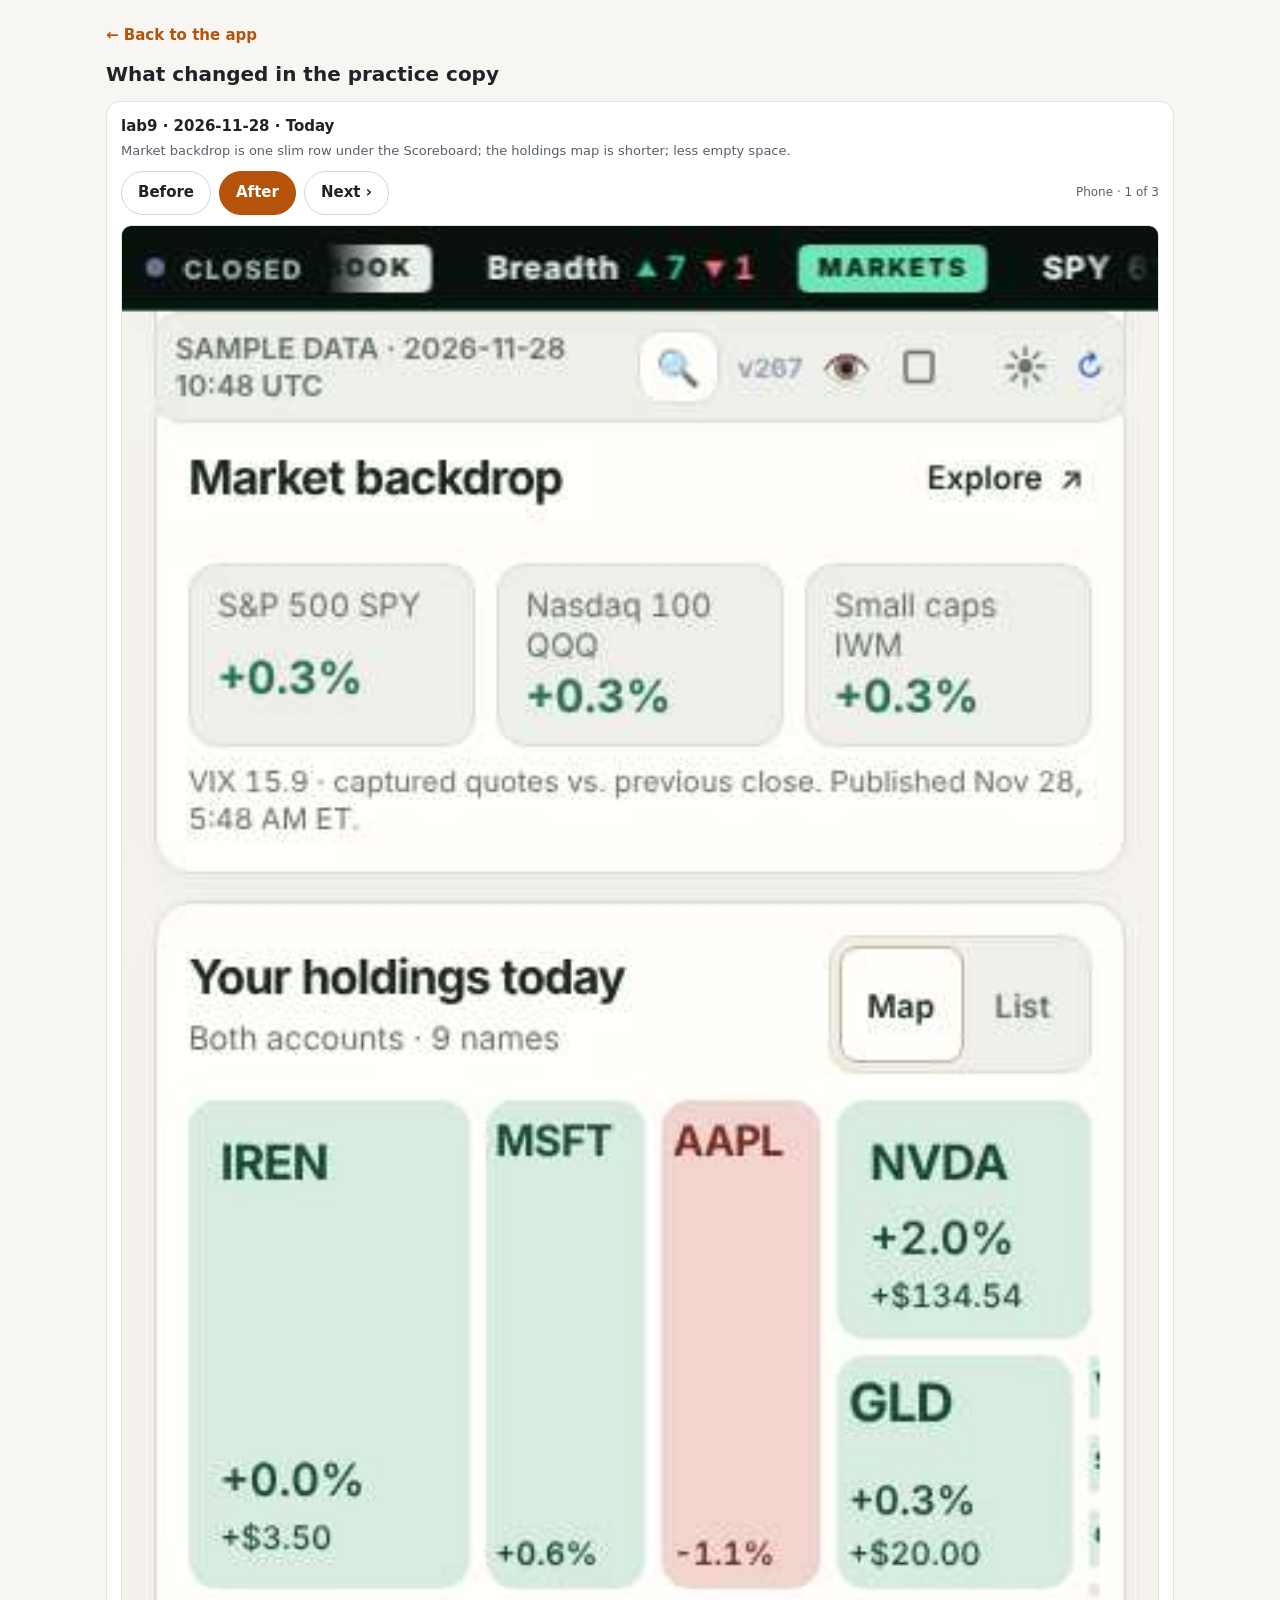
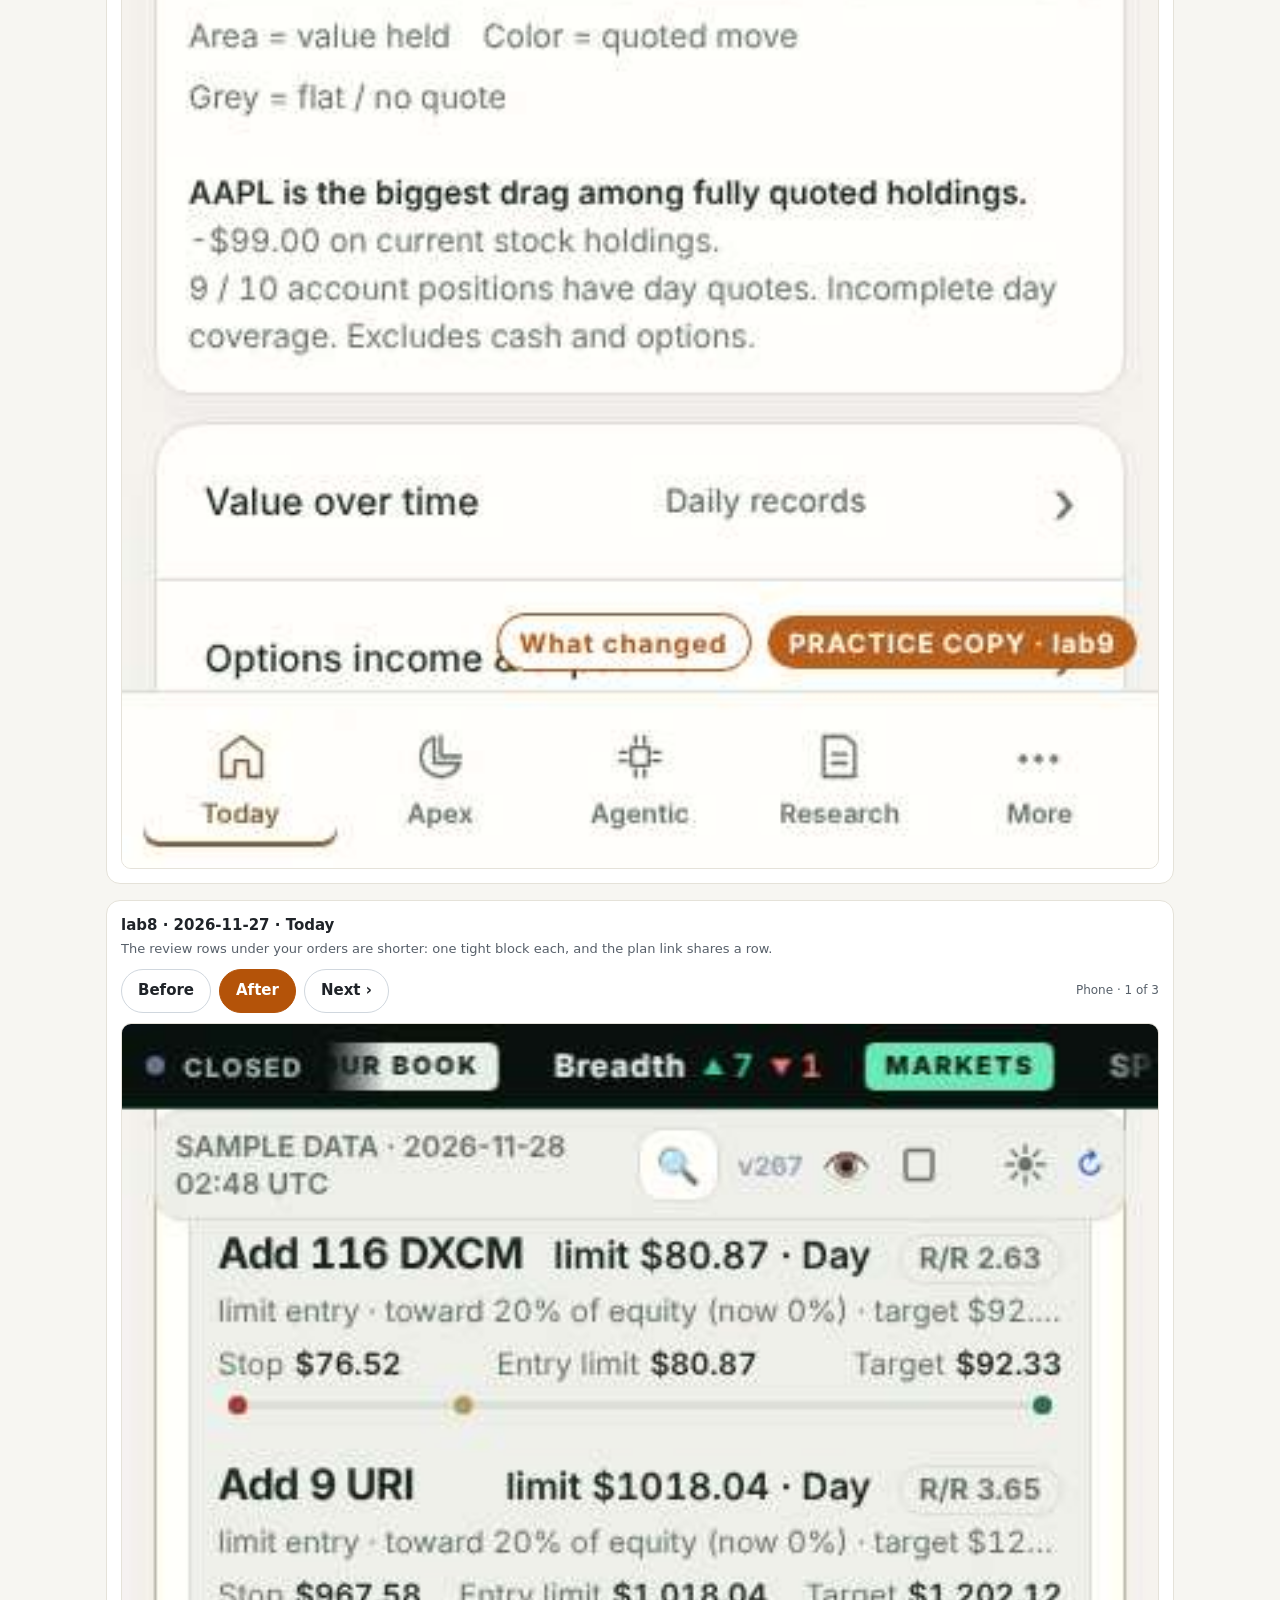
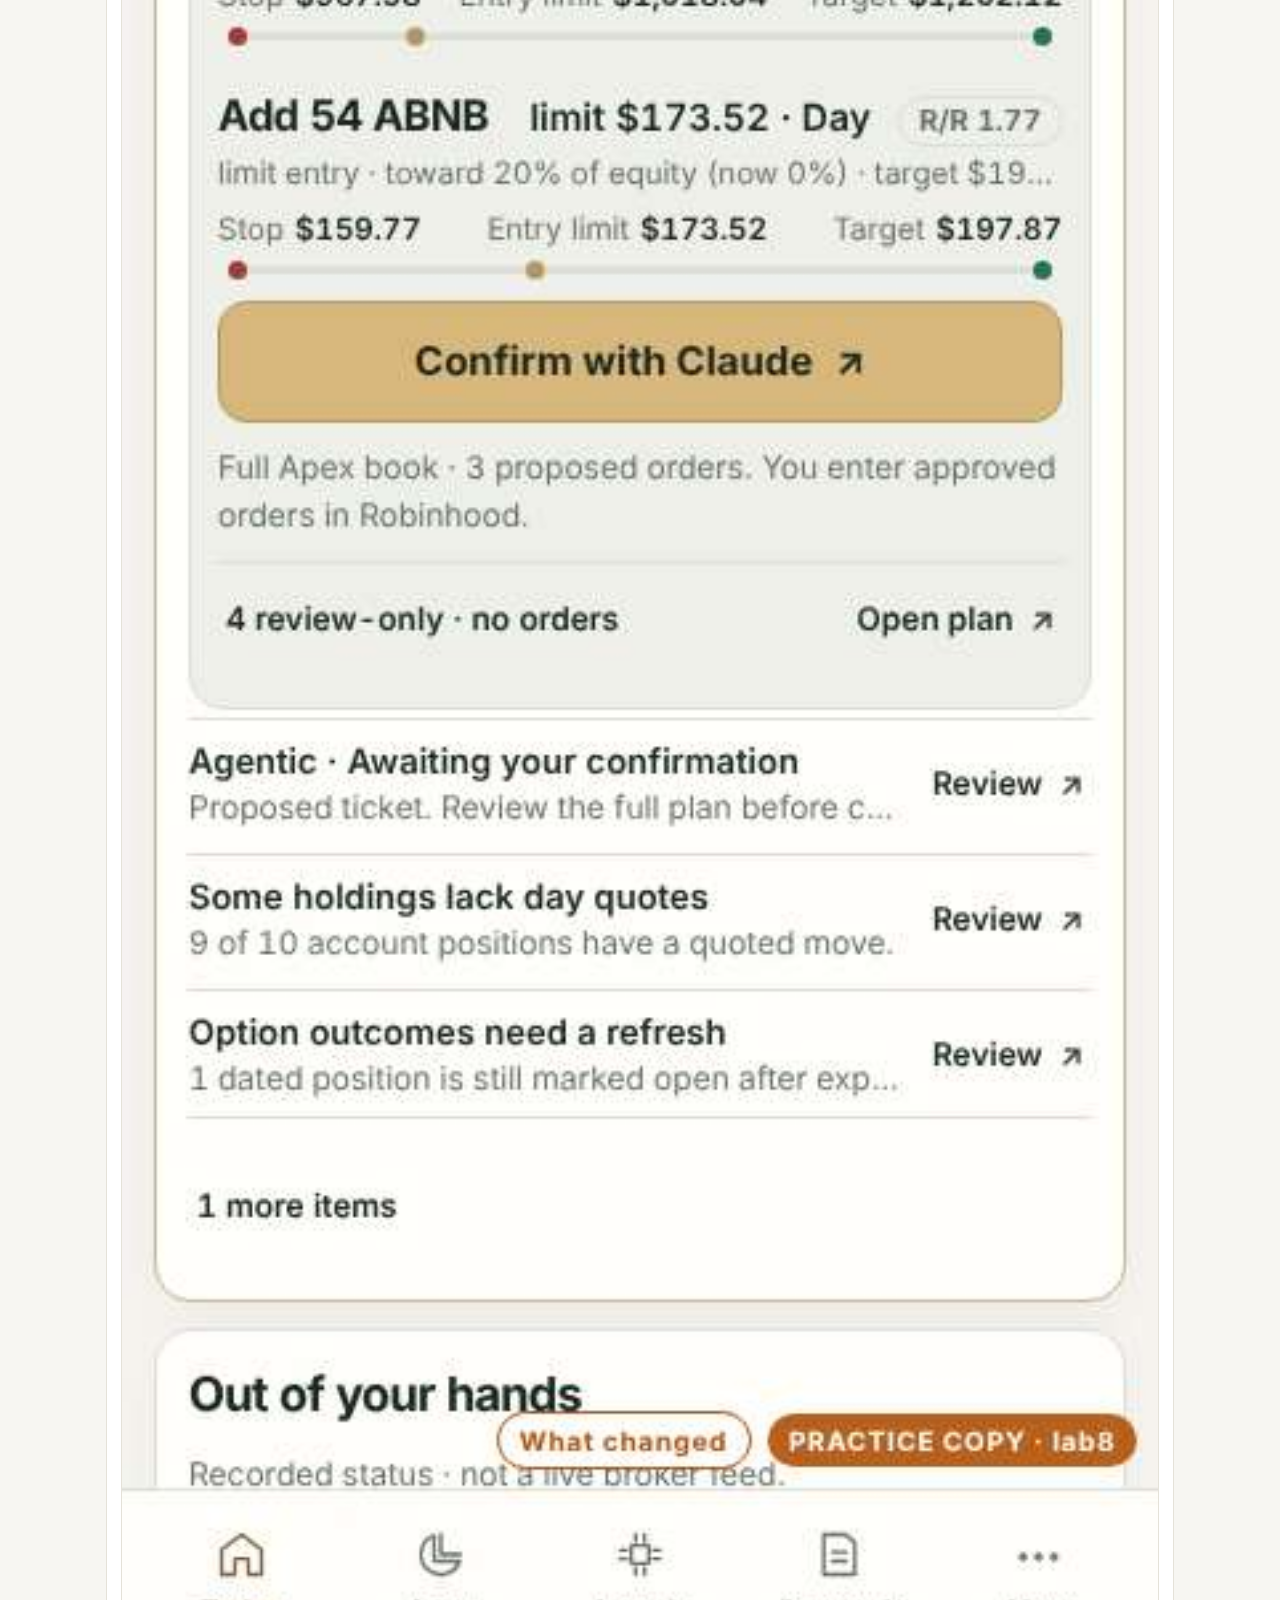
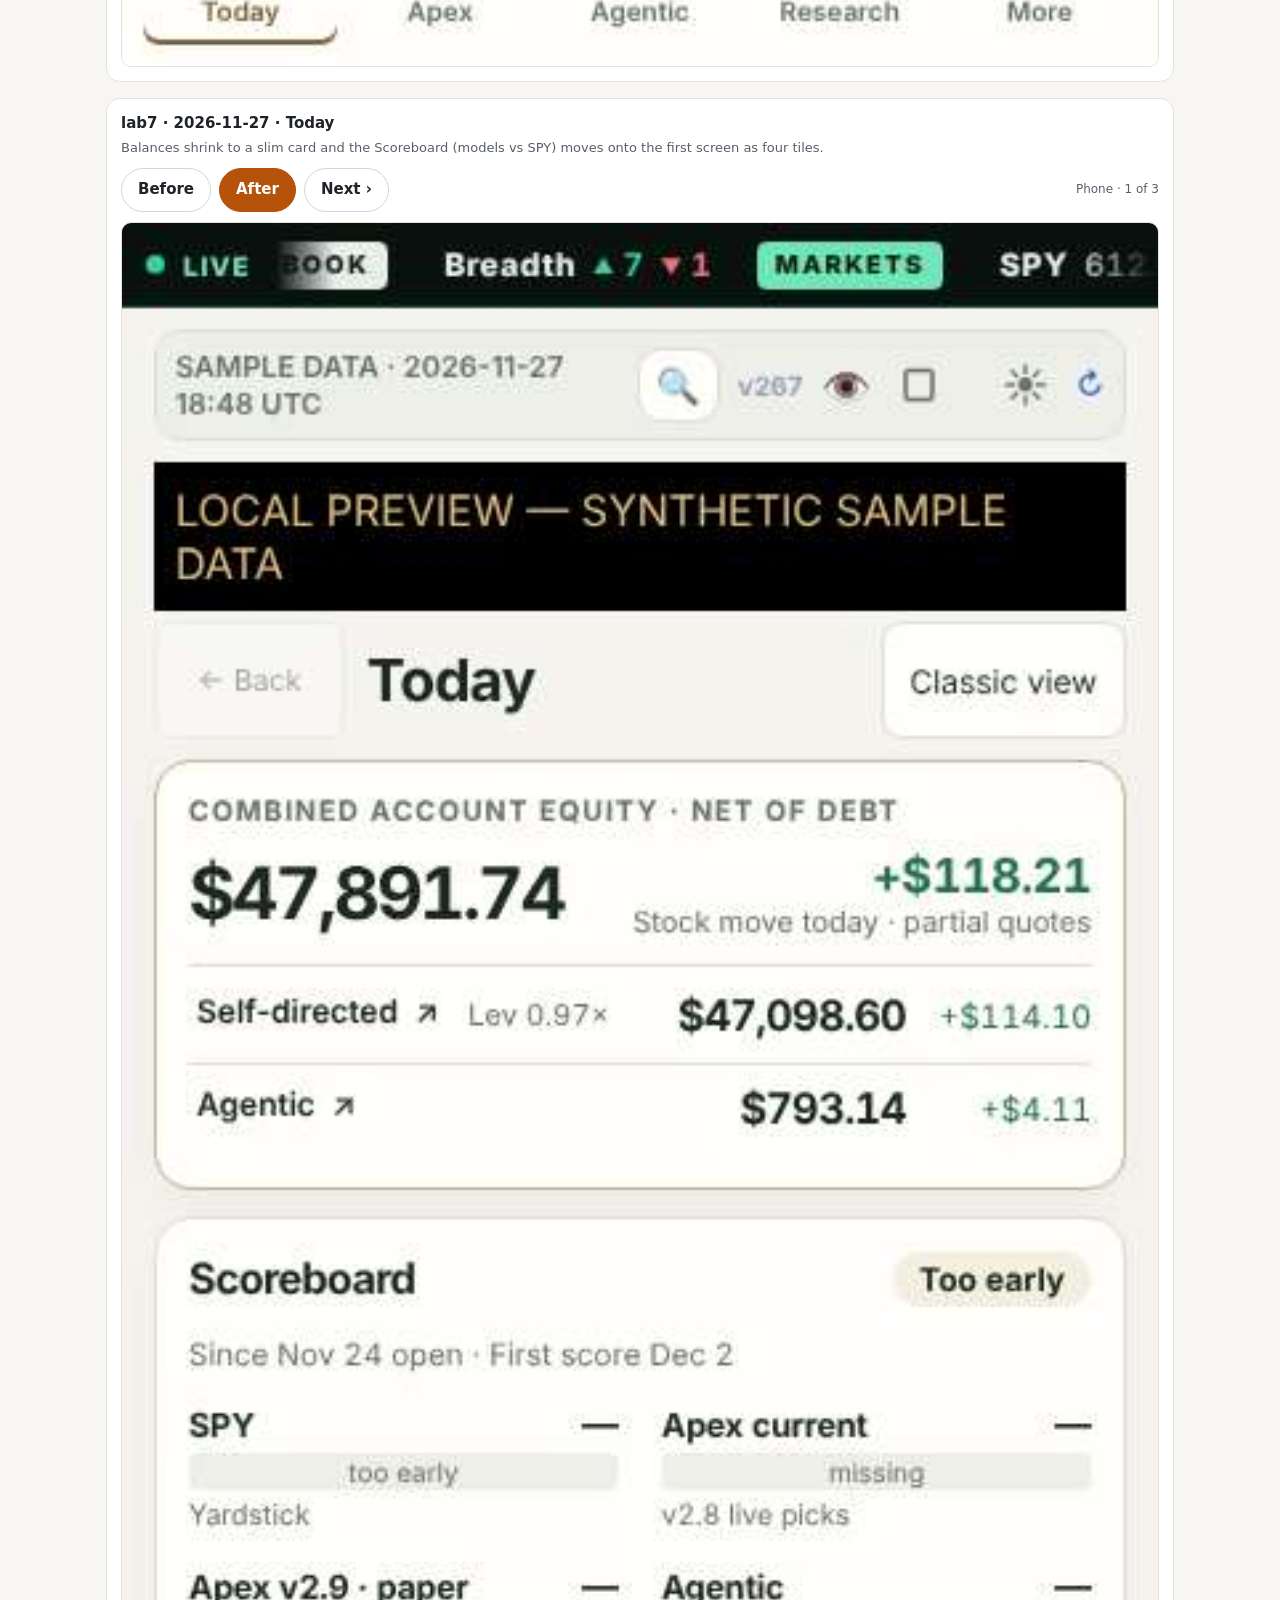
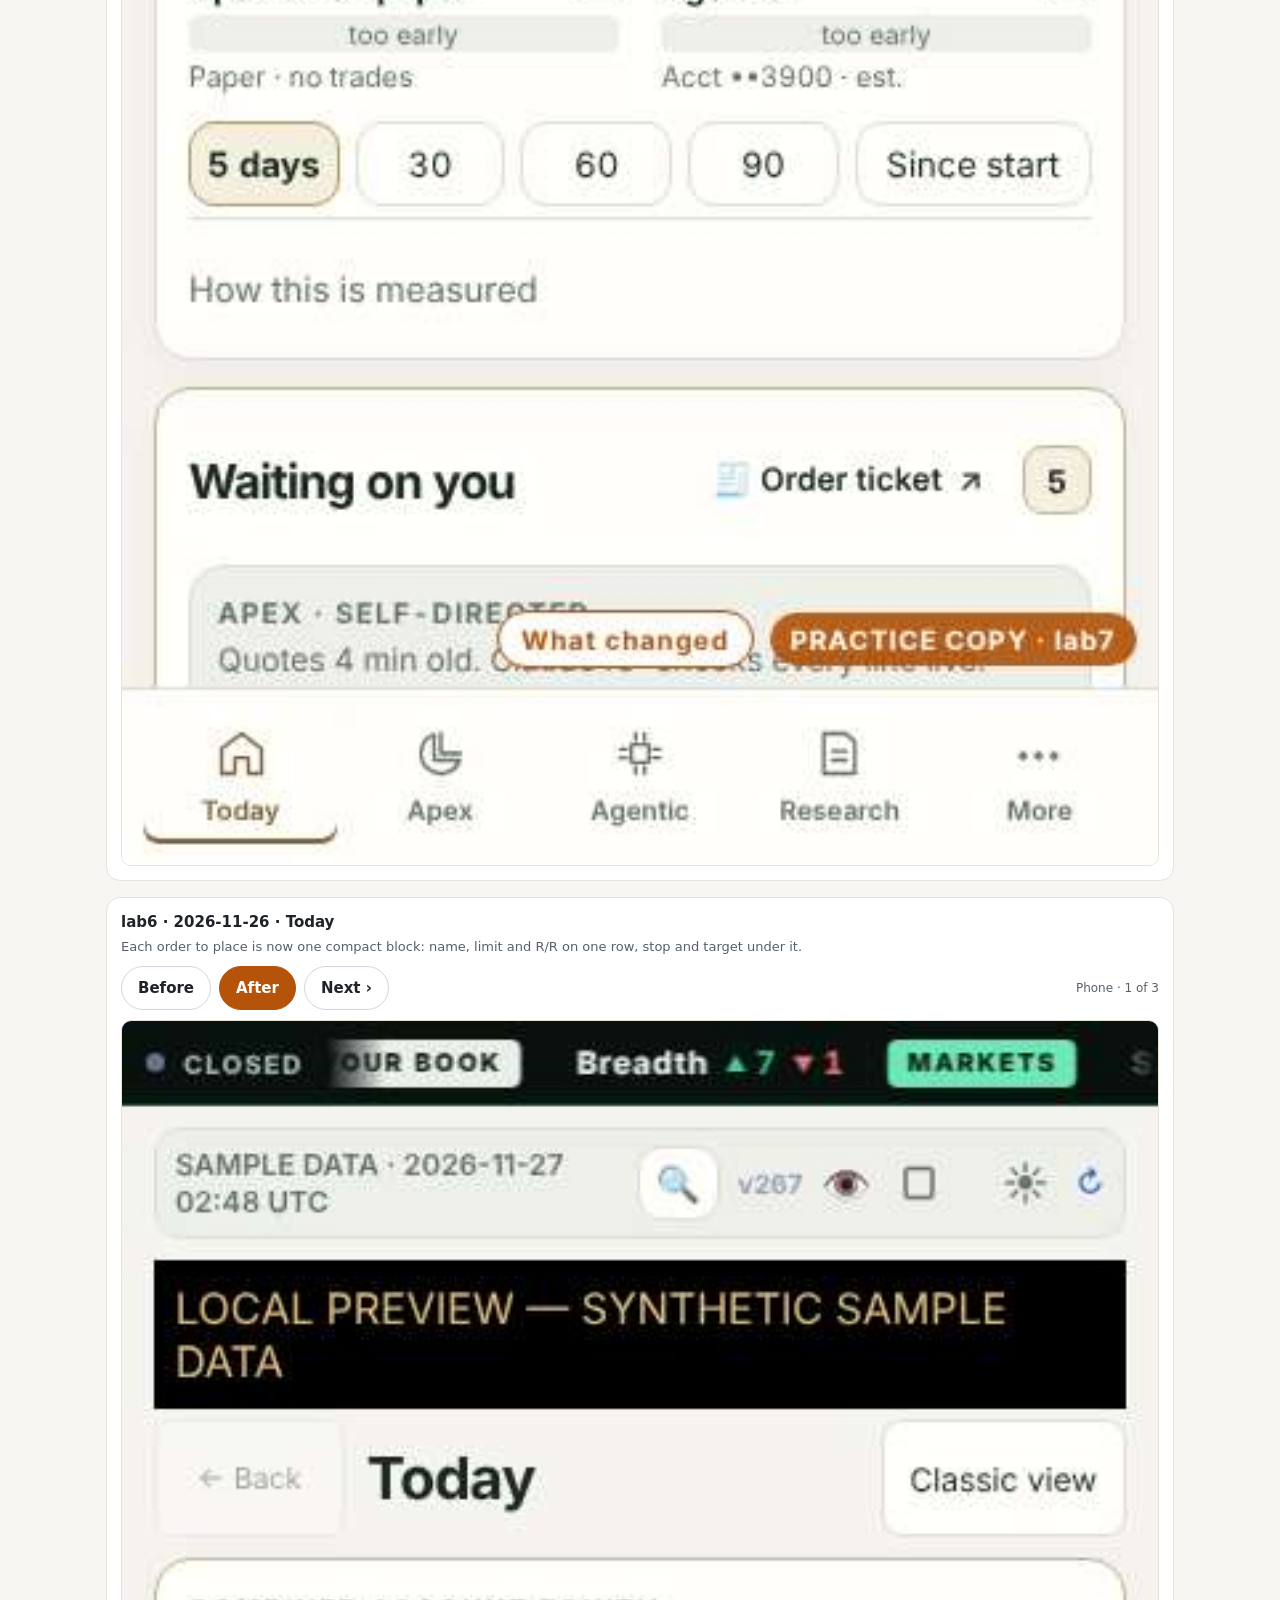
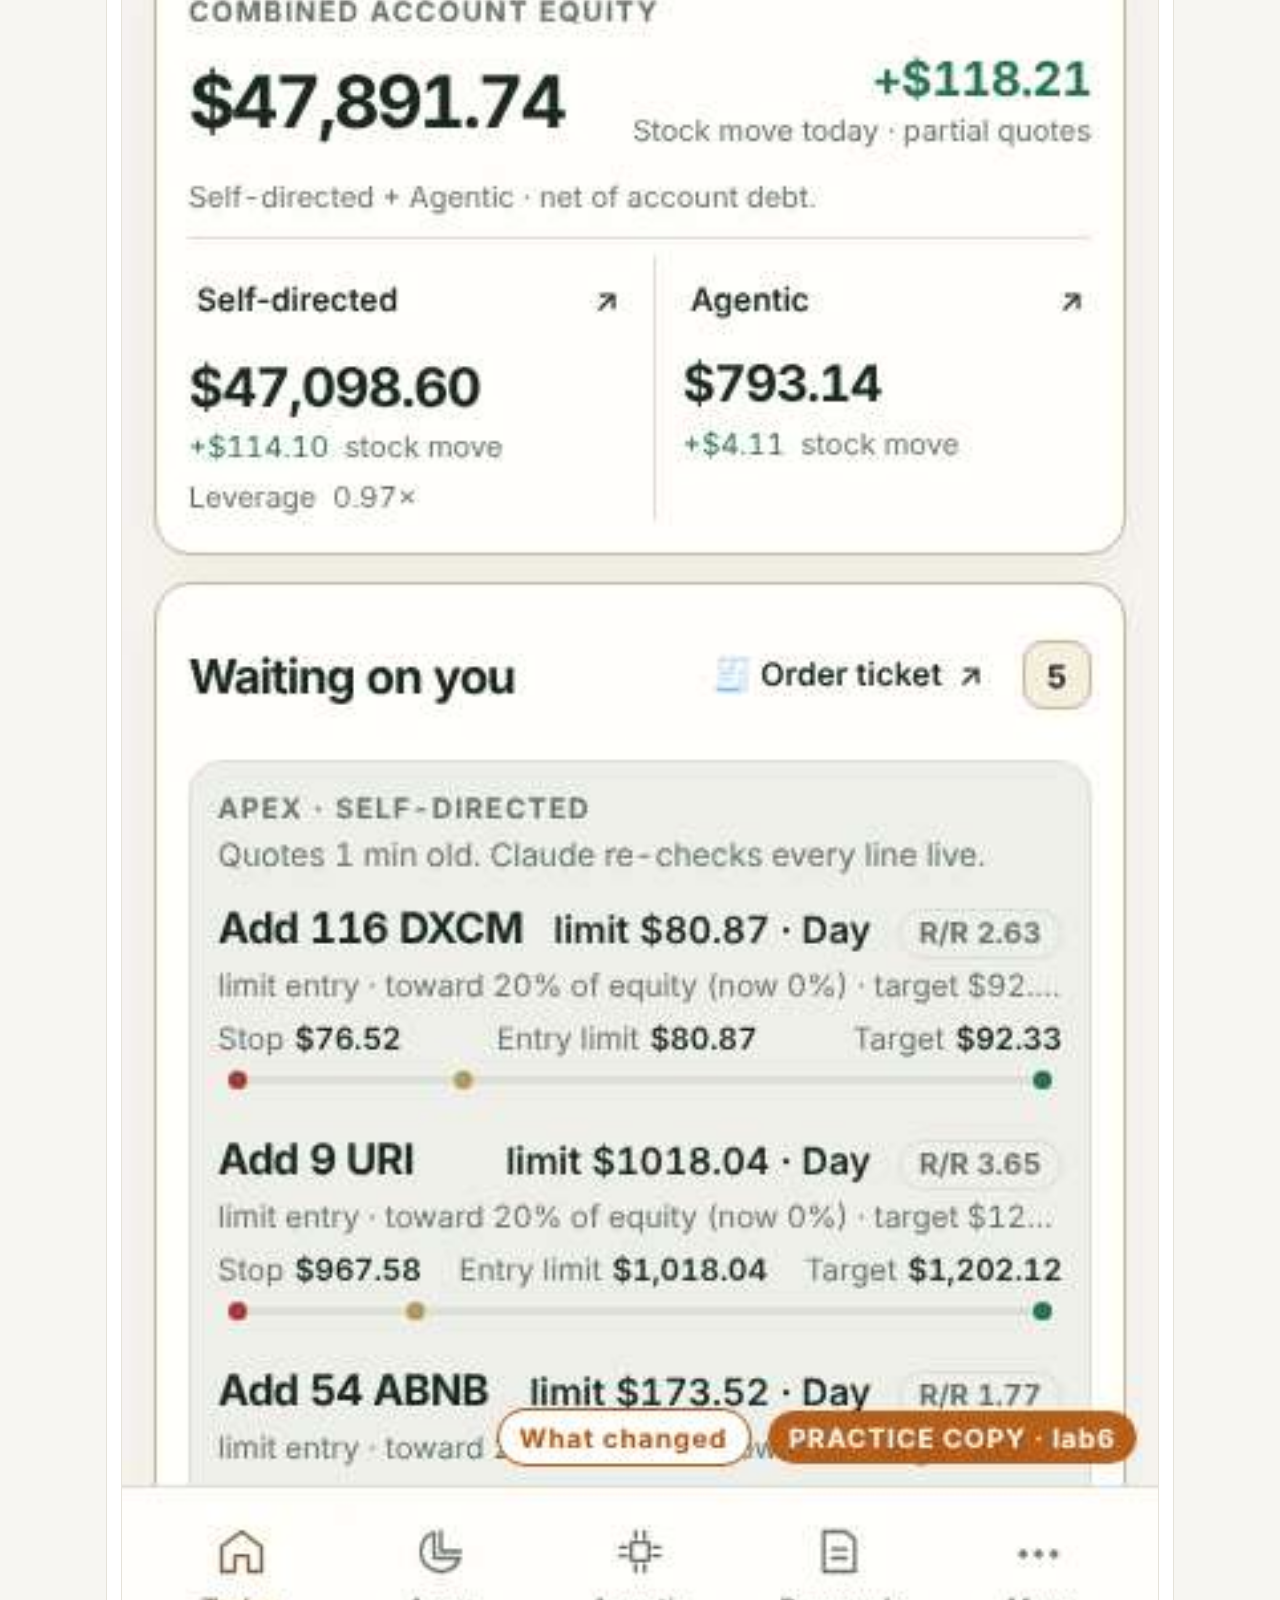
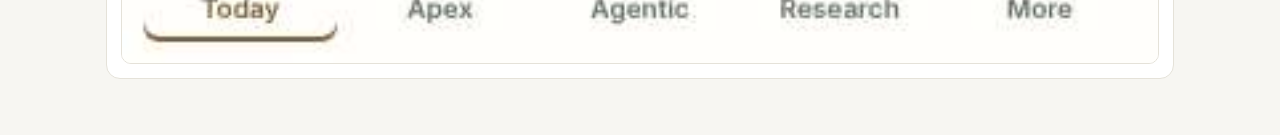
<file: lab/changes.html>
<!doctype html>
<html lang="en"><head><meta charset="utf-8"><meta name="viewport" content="width=device-width,initial-scale=1">
<title>Portfolio LAB — what changed</title>
<style>
*{box-sizing:border-box}html,body{margin:0;background:#f7f6f2;color:#1f2328;font:15px/1.45 system-ui,-apple-system,"Segoe UI",sans-serif}
main{max-width:1100px;margin:0 auto;padding:14px 16px 40px}
a.back{display:inline-flex;align-items:center;min-height:44px;color:#b45309;font-weight:700;text-decoration:none}
h1{font-size:20px;margin:2px 0 12px}
.run{background:#fff;border:1px solid #e5e2d9;border-radius:14px;padding:14px;margin-bottom:16px}
.run h2{font-size:15px;margin:0 0 4px}.run p{margin:0 0 10px;color:#57606a;font-size:13px}
.bar{display:flex;gap:8px;align-items:center;flex-wrap:wrap;margin-bottom:10px}
.bar button{min-height:44px;padding:0 16px;border-radius:999px;border:1px solid #d0d7de;background:#fff;font:inherit;font-weight:700;cursor:pointer;color:inherit}
.bar button[aria-pressed="true"]{background:#b45309;border-color:#b45309;color:#fff}
.bar span{font-size:12px;color:#57606a;margin-left:auto}
.run img{display:block;width:100%;height:auto;border:1px solid #e5e2d9;border-radius:10px}
@media (prefers-color-scheme:dark){html,body{background:#111;color:#eee}.run{background:#1a1a1a;border-color:#333}.bar button{background:#1a1a1a;border-color:#444}.run p,.bar span{color:#aaa}.run img{border-color:#333}}
</style></head><body><main>
<a class="back" href="index.html">← Back to the app</a>
<h1>What changed in the practice copy</h1>
<div id="runs"></div>
</main>
<script>
/* Newest run first. Each run: build, date, page, the one-line changelog text, and its before/after pairs. */
var RUNS=[
 {n:9,date:"2026-11-28",page:"Today",text:"Market backdrop is one slim row under the Scoreboard; the holdings map is shorter; less empty space.",
  pairs:[["Phone","lab9-today-390"],["Duo open","lab9-today-960"],["PC","lab9-today-1440"]]},
 {n:8,date:"2026-11-27",page:"Today",text:"The review rows under your orders are shorter: one tight block each, and the plan link shares a row.",
  pairs:[["Phone","lab8-today-390"],["Duo open","lab8-today-960"],["PC","lab8-today-1440"]]},
 {n:7,date:"2026-11-27",page:"Today",text:"Balances shrink to a slim card and the Scoreboard (models vs SPY) moves onto the first screen as four tiles.",
  pairs:[["Phone","lab7-today-390"],["Duo open","lab7-today-960"],["PC","lab7-today-1440"]]},
 {n:6,date:"2026-11-26",page:"Today",text:"Each order to place is now one compact block: name, limit and R/R on one row, stop and target under it.",
  pairs:[["Phone","lab6-today-390"],["Duo open","lab6-today-960"],["PC","lab6-today-1440"]]}
];
var host=document.getElementById('runs');
RUNS.forEach(function(r){
  var el=document.createElement('section');el.className='run';var i=0,side='after';
  el.innerHTML='<h2>lab'+r.n+' · '+r.date+' · '+r.page+'</h2><p></p><div class="bar"><button type="button" data-s="before">Before</button><button type="button" data-s="after">After</button><button type="button" data-next>Next ›</button><span></span></div><img alt="">';
  el.querySelector('p').textContent=r.text;
  var img=el.querySelector('img'),lab=el.querySelector('.bar span');
  function draw(){var p=r.pairs[i];img.src='shots/'+p[1]+'-'+side+'.jpg';img.alt=r.page+' '+p[0]+' '+side;lab.textContent=p[0]+' · '+(i+1)+' of '+r.pairs.length;
    el.querySelectorAll('[data-s]').forEach(function(b){b.setAttribute('aria-pressed',String(b.dataset.s===side));});}
  el.addEventListener('click',function(e){var b=e.target.closest('button');if(!b)return;if(b.dataset.s)side=b.dataset.s;else{i=(i+1)%r.pairs.length;}draw();});
  draw();host.appendChild(el);
});
</script></body></html>
</file>
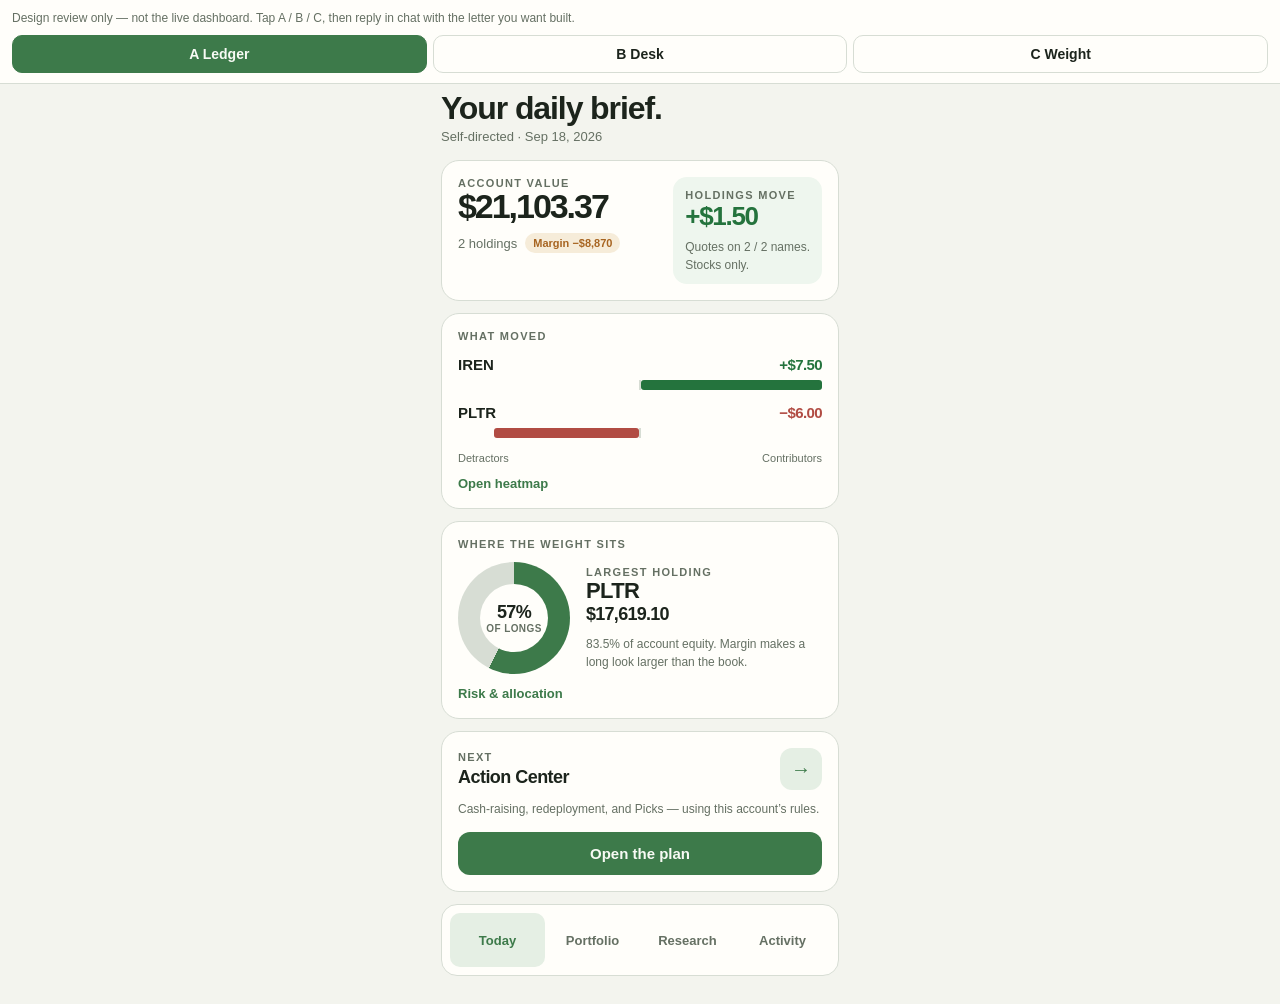
<file: mockups/today.html>
<!doctype html>
<html lang="en">
<head>
<meta charset="utf-8">
<meta name="viewport" content="width=device-width, initial-scale=1, viewport-fit=cover">
<title>Today tab — pick A, B, or C</title>
<style>
:root{--ground:#f3f4ee;--panel:#fffefa;--ink:#1c241c;--muted:#657063;--rule:#d7ddd4;--accent:#3d7a4a;--accent-soft:#e5efe4;--good:#24733d;--bad:#b14c43;--warn:#a76420;--warn-soft:#f6ecd9;--font:-apple-system,BlinkMacSystemFont,"Segoe UI",sans-serif}
*{box-sizing:border-box}
html,body{margin:0;background:var(--ground);color:var(--ink);font-family:var(--font);-webkit-font-smoothing:antialiased}
.chooser{position:sticky;top:0;z-index:20;background:var(--panel);border-bottom:1px solid var(--rule);padding:10px 12px calc(10px + env(safe-area-inset-top))}
.chooser p{margin:0 0 8px;font-size:12px;color:var(--muted);line-height:1.4}
.seg{display:flex;gap:6px}
.seg button{flex:1;border:1px solid var(--rule);background:var(--panel);color:var(--ink);border-radius:10px;padding:10px 8px;font:inherit;font-size:14px;font-weight:650}
.seg button.on{background:var(--accent);color:#f7faf4;border-color:var(--accent)}
.phone{max-width:430px;margin:0 auto;padding:0 16px 28px}
h1{margin:8px 0 4px;font-size:32px;font-weight:620;letter-spacing:-1.1px;line-height:1.05}
.lede{color:var(--muted);font-size:13px;margin:0 0 16px}
.card{background:var(--panel);border:1px solid var(--rule);border-radius:18px;padding:16px;margin-bottom:12px}
.kicker{font-size:11px;letter-spacing:.12em;text-transform:uppercase;color:var(--muted);font-weight:600}
.money{font-variant-numeric:tabular-nums;letter-spacing:-.04em}
.up{color:var(--good)}.down{color:var(--bad)}
.tabbar{display:flex;height:72px;background:var(--panel);border:1px solid var(--rule);border-radius:16px;padding:8px;margin-top:8px}
.tabbar span{flex:1;display:grid;place-items:center;color:var(--muted);font-size:13px;font-weight:560;border-radius:10px}
.tabbar span.on{background:var(--accent-soft);color:var(--accent)}
.link{display:inline-block;color:var(--accent);font-size:13px;font-weight:600;margin-top:12px}
.cta{display:block;width:100%;text-align:center;background:var(--accent);color:#f7faf4;border:0;border-radius:12px;padding:13px 16px;font:inherit;font-size:15px;font-weight:620;margin-top:14px}
.chip{display:inline-flex;align-items:center;padding:4px 8px;border-radius:999px;background:var(--accent-soft);color:var(--accent);font-size:11px;font-weight:650}
.chip.warn{background:var(--warn-soft);color:var(--warn)}
.row{display:flex;justify-content:space-between;gap:12px;align-items:baseline;padding-top:12px;margin-top:12px;border-top:1px solid var(--rule);font-size:13px}
.note{font-size:12px;color:var(--muted);line-height:1.5;margin:10px 0 0}
.mover{margin:14px 0}
.mover-top{display:flex;justify-content:space-between;font-size:15px;font-weight:650;margin-bottom:7px}
.spine{display:grid;grid-template-columns:1fr 2px 1fr;height:10px}
.spine i{background:var(--rule)}
.half{display:flex}.half.l{justify-content:flex-end}
.bar{height:10px;border-radius:3px}.bar.pos{background:var(--good)}.bar.neg{background:var(--bad)}
.axis{display:flex;justify-content:space-between;font-size:11px;color:var(--muted);margin-top:8px}
.exposure{display:flex;gap:16px;align-items:center}
.ring{width:112px;height:112px;flex:0 0 112px;border-radius:50%;background:conic-gradient(var(--accent) 0 57.4%,var(--rule) 57.4%);display:grid;place-items:center;position:relative}
.ring::after{content:"";position:absolute;inset:22px;background:var(--panel);border-radius:50%}
.ring span{position:relative;z-index:1;text-align:center;font-weight:700;font-size:18px;letter-spacing:-.04em}
.ring small{display:block;font-size:10px;color:var(--muted);font-weight:600;letter-spacing:.04em;text-transform:uppercase}
.sym{font-size:22px;font-weight:680;letter-spacing:-.03em}
.legend{display:flex;flex-wrap:wrap;gap:10px 14px;font-size:12px;color:var(--muted)}
.sw{width:8px;height:8px;border-radius:99px;display:inline-block;margin-right:6px}
.hero-split{display:grid;grid-template-columns:1.15fr .85fr;gap:14px}
.hero-val{font-size:34px;font-weight:650;letter-spacing:-.06em;line-height:1.05}
.day-val{font-size:26px;font-weight:650;letter-spacing:-.05em}
.meta{display:flex;flex-wrap:wrap;gap:8px;align-items:center;margin:8px 0 4px;font-size:13px;color:var(--muted)}
.daybox{background:#eef6ee;border-radius:14px;padding:12px 12px 10px}
.next-head{display:flex;justify-content:space-between;align-items:center}
.next-mark{width:42px;height:42px;border-radius:12px;background:var(--accent-soft);color:var(--accent);display:grid;place-items:center;font-size:20px;font-weight:600}
.opt{display:none}.opt.show{display:block}
.heroB{background:#101510;color:#edf2ea;margin:0 -16px;padding:16px 20px 22px}
.heroB h2{color:#edf2ea;font-size:15px;font-weight:560;margin:0 0 14px}
.heroB .hero-val{color:#f7faf4;font-size:38px}
.day-pill{display:inline-flex;gap:8px;align-items:center;background:#1e3020;color:#a5d79c;border-radius:999px;padding:7px 12px;font-weight:680;font-size:14px;margin-top:10px}
.bodyB{background:var(--ground);border-radius:22px 22px 0 0;margin:0 -16px;padding:16px}
.chart-row{display:grid;grid-template-columns:64px 1fr 72px;gap:8px;align-items:center;margin:12px 0}
.track{position:relative;height:28px}
.track .zero{position:absolute;left:50%;top:0;bottom:0;width:2px;background:#c5cdc2}
.fill{position:absolute;top:4px;bottom:4px;border-radius:6px}
.fill.pos{left:50%;background:var(--good)}.fill.neg{right:50%;background:var(--bad)}
.alloc{height:18px;display:flex;border-radius:8px;overflow:hidden;margin:12px 0 10px}
.alloc span:first-child{background:#2f5d38;width:57.4%}.alloc span:last-child{background:#b7c4b4;width:42.6%}
.eq{height:8px;background:var(--rule);border-radius:99px;overflow:hidden;margin-top:8px}
.eq i{display:block;width:83.5%;height:100%;background:var(--accent)}
.big-pct{font-size:64px;font-weight:640;letter-spacing:-3px;line-height:.9;color:var(--accent);margin:4px 0 6px}
.fat{height:22px;border-radius:8px;display:flex;overflow:hidden;margin:12px 0;background:#dfe6dc}
.fat .g{background:var(--good)}.fat .r{background:var(--bad)}
.pair{display:grid;grid-template-columns:1fr 1fr;gap:8px;margin-top:10px}
.mini{background:var(--ground);border-radius:12px;padding:12px}
.mini .t{font-size:13px;color:var(--muted);font-weight:600}
.mini .v{font-size:22px;font-weight:680;letter-spacing:-.05em;margin-top:4px}
.pltr-card{background:#1b2a1d;color:#eef6ea;border:0}
.pltr-card .kicker,.pltr-card .note{color:#b7c6b4}
.pltr-card .row{border-top-color:#314831}
.track-wide{height:10px;background:#314831;border-radius:99px;overflow:hidden;margin-top:10px}
.track-wide i{display:block;height:100%;width:83.5%;background:#9dcea0}
.optC h1{font-size:40px;letter-spacing:-1.6px;margin-bottom:2px}
.optC .hero-val{font-size:40px}
.wrapB{background:#101510;margin:0 -16px;padding-bottom:8px}
caption-note{display:block}
</style>
</head>
<body>
<div class="chooser">
  <p>Design review only — not the live dashboard. Tap A / B / C, then reply in chat with the letter you want built.</p>
  <div class="seg">
    <button class="on" data-opt="a">A Ledger</button>
    <button data-opt="b">B Desk</button>
    <button data-opt="c">C Weight</button>
  </div>
</div>

<div class="phone">
  <div id="a" class="opt show">
    <h1>Your daily brief.</h1>
    <p class="lede">Self-directed · Sep 18, 2026</p>
    <section class="card">
      <div class="hero-split">
        <div>
          <div class="kicker">Account value</div>
          <div class="hero-val money">$21,103.37</div>
          <div class="meta"><span>2 holdings</span><span class="chip warn">Margin −$8,870</span></div>
        </div>
        <div class="daybox">
          <div class="kicker">Holdings move</div>
          <div class="day-val money up">+$1.50</div>
          <p class="note" style="margin-top:6px">Quotes on 2 / 2 names. Stocks only.</p>
        </div>
      </div>
    </section>
    <section class="card">
      <div class="kicker">What moved</div>
      <div class="mover">
        <div class="mover-top"><span>IREN</span><span class="up money">+$7.50</span></div>
        <div class="spine"><div class="half l"></div><i></i><div class="half"><span class="bar pos" style="width:100%"></span></div></div>
      </div>
      <div class="mover">
        <div class="mover-top"><span>PLTR</span><span class="down money">−$6.00</span></div>
        <div class="spine"><div class="half l"><span class="bar neg" style="width:80%"></span></div><i></i><div class="half"></div></div>
      </div>
      <div class="axis"><span>Detractors</span><span>Contributors</span></div>
      <span class="link">Open heatmap</span>
    </section>
    <section class="card">
      <div class="kicker">Where the weight sits</div>
      <div class="exposure" style="margin-top:12px">
        <div class="ring"><span>57%<small>of longs</small></span></div>
        <div>
          <div class="kicker">Largest holding</div>
          <div class="sym">PLTR</div>
          <div class="money" style="font-size:18px;font-weight:650">$17,619.10</div>
          <p class="note">83.5% of account equity. Margin makes a long look larger than the book.</p>
        </div>
      </div>
      <span class="link">Risk & allocation</span>
    </section>
    <section class="card">
      <div class="next-head">
        <div><div class="kicker">Next</div><div class="sym" style="font-size:18px;margin-top:4px">Action Center</div></div>
        <div class="next-mark">→</div>
      </div>
      <p class="note">Cash-raising, redeployment, and Picks — using this account’s rules.</p>
      <button class="cta">Open the plan</button>
    </section>
  </div>

  <div id="b" class="opt">
    <div class="wrapB">
      <div class="heroB">
        <h2>Self-directed · daily brief</h2>
        <div class="kicker" style="color:#a4afa2">Account value</div>
        <div class="hero-val money">$21,103.37</div>
        <div class="meta" style="color:#a4afa2"><span>2 holdings</span><span class="chip warn">On margin −$8,870</span></div>
        <div class="day-pill"><span>Holdings today</span><span class="money">+$1.50</span></div>
      </div>
      <div class="bodyB">
        <section class="card">
          <div class="kicker">Quoted contribution</div>
          <div class="chart-row"><strong>IREN</strong><div class="track"><span class="zero"></span><span class="fill pos" style="width:50%"></span></div><span class="up money" style="text-align:right;font-weight:700">+$7.50</span></div>
          <div class="chart-row"><strong>PLTR</strong><div class="track"><span class="zero"></span><span class="fill neg" style="width:40%"></span></div><span class="down money" style="text-align:right;font-weight:700">−$6.00</span></div>
          <p class="note">Top names by absolute dollar move. Cash and options are not in this tape.</p>
          <span class="link">Full heatmap</span>
        </section>
        <section class="card">
          <div class="kicker">Book composition</div>
          <div class="sym" style="margin-top:8px">PLTR leads the longs</div>
          <div class="alloc"><span></span><span></span></div>
          <div class="legend">
            <span><i class="sw" style="background:#2f5d38"></i>PLTR 57% of priced longs · $17,619</span>
            <span><i class="sw" style="background:#b7c4b4"></i>IREN 43%</span>
          </div>
          <div class="row" style="margin-top:14px"><span>Share of equity</span><strong>83.5%</strong></div>
          <div class="eq"><i></i></div>
          <p class="note">Equity share is higher than long-share because this book is on margin.</p>
          <span class="link">Risk & allocation</span>
        </section>
        <section class="card" style="border-color:#c9dccb;background:#f7fbf6">
          <div class="kicker">Do next</div>
          <div class="sym" style="font-size:20px;margin:6px 0 4px">Review Action Center</div>
          <p class="note" style="margin-top:0">Cash-raising, redeployment, and Picks for the self-directed book.</p>
          <button class="cta">Open the plan</button>
        </section>
      </div>
    </div>
  </div>

  <div id="c" class="opt optC">
    <p class="lede" style="margin:8px 0 0">Self-directed · 8:43 AM snapshot</p>
    <h1>Morning.</h1>
    <div class="hero-val money">$21,103.37</div>
    <div class="meta"><span class="chip">+$1.50 on quoted longs</span><span class="chip warn">Margin −$8,870</span></div>
    <section class="card pltr-card" style="margin-top:16px">
      <div class="kicker">The weight</div>
      <div class="big-pct money">83.5%</div>
      <div style="font-size:20px;font-weight:650">of equity is PLTR</div>
      <div class="track-wide"><i></i></div>
      <div class="row"><span>Position</span><strong class="money">$17,619.10</strong></div>
      <div class="row" style="margin-top:0;padding-top:10px"><span>Share of priced longs</span><strong>57.4%</strong></div>
      <p class="note">Two different pictures: longs vs equity. Margin is why they disagree.</p>
    </section>
    <section class="card">
      <div class="kicker">What paid for the day</div>
      <div class="fat"><span class="r" style="width:44.4%"></span><span class="g" style="width:55.6%"></span></div>
      <div class="pair">
        <div class="mini"><div class="t">PLTR</div><div class="v down money">−$6.00</div></div>
        <div class="mini"><div class="t">IREN</div><div class="v up money">+$7.50</div></div>
      </div>
      <p class="note">Net +$1.50 from these two. Options and cash are not in the tape.</p>
    </section>
    <button class="cta">Review Action Center</button>
    <p class="note" style="text-align:center">Cash-raising, redeployment, and Picks</p>
  </div>

  <div class="tabbar"><span class="on">Today</span><span>Portfolio</span><span>Research</span><span>Activity</span></div>
</div>
<script>
const buttons=[...document.querySelectorAll('.seg button')];
function show(id){
  document.querySelectorAll('.opt').forEach(el=>el.classList.toggle('show', el.id===id));
  buttons.forEach(b=>b.classList.toggle('on', b.dataset.opt===id));
}
buttons.forEach(b=>b.addEventListener('click',()=>show(b.dataset.opt)));
</script>
</body>
</html>
</file>
